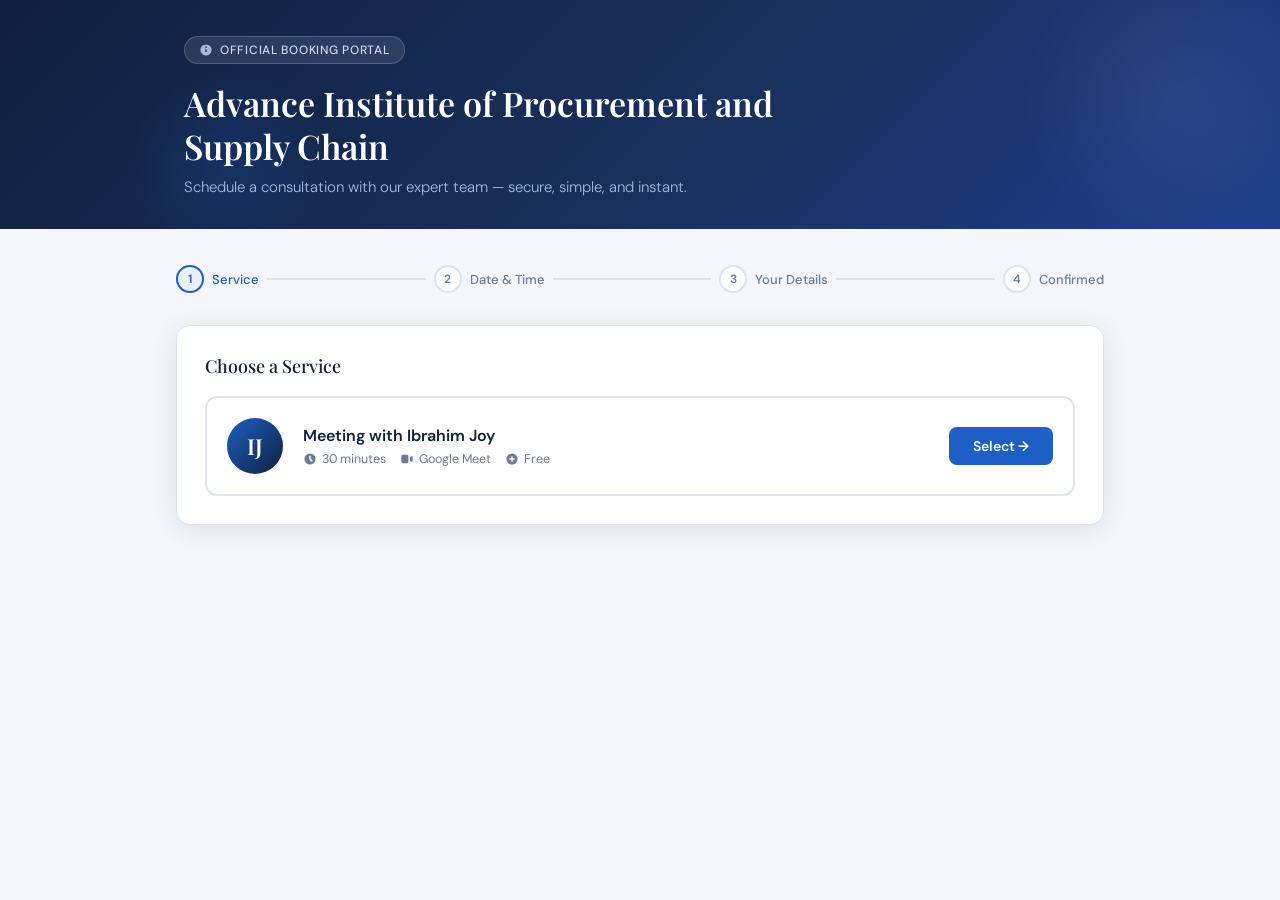
<file: index.html>
<!DOCTYPE html>
<html lang="en">
<head>
  <meta charset="UTF-8" />
  <meta name="viewport" content="width=device-width, initial-scale=1.0" />
  <title>Book a Meeting – Advance Institute of Procurement and Supply Chain</title>
  <link href="https://fonts.googleapis.com/css2?family=Playfair+Display:wght@500;600&family=DM+Sans:wght@300;400;500;600&display=swap" rel="stylesheet" />
  <link rel="stylesheet" href="style.css" />
</head>
<body>

  <!-- ═══════════════ HEADER ═══════════════ -->
  <header>
    <div class="header-inner">
      <div class="header-badge">
        <svg viewBox="0 0 20 20" fill="currentColor"><path d="M10 2a8 8 0 100 16A8 8 0 0010 2zm1 11H9v-4h2v4zm0-6H9V5h2v2z"/></svg>
        Official Booking Portal
      </div>
      <h1>Advance Institute of Procurement and Supply Chain</h1>
      <p class="header-sub">Schedule a consultation with our expert team — secure, simple, and instant.</p>
    </div>
  </header>

  <!-- ═══════════════ MAIN ═══════════════ -->
  <main>

    <!-- STEP INDICATOR -->
    <div class="steps">
      <div class="step active" id="step1-indicator">
        <div class="step-num">1</div><span>Service</span>
      </div>
      <div class="step-line" id="line1"></div>
      <div class="step" id="step2-indicator">
        <div class="step-num">2</div><span>Date &amp; Time</span>
      </div>
      <div class="step-line" id="line2"></div>
      <div class="step" id="step3-indicator">
        <div class="step-num">3</div><span>Your Details</span>
      </div>
      <div class="step-line" id="line3"></div>
      <div class="step" id="step4-indicator">
        <div class="step-num">4</div><span>Confirmed</span>
      </div>
    </div>

    <!-- ── STEP 1: SERVICE ── -->
    <div class="section active" id="section-service">
      <div class="card">
        <div class="card-title">Choose a Service</div>
        <div class="service-item">
          <div class="service-avatar">IJ</div>
          <div class="service-info">
            <div class="service-name">Meeting with Ibrahim Joy</div>
            <div class="service-meta">
              <span class="service-tag">
                <svg viewBox="0 0 20 20" fill="currentColor"><path fill-rule="evenodd" d="M10 18a8 8 0 100-16 8 8 0 000 16zm1-12a1 1 0 10-2 0v4a1 1 0 00.293.707l2.828 2.829a1 1 0 101.415-1.415L11 9.586V6z" clip-rule="evenodd"/></svg>
                30 minutes
              </span>
              <span class="service-tag">
                <svg viewBox="0 0 20 20" fill="currentColor"><path d="M2 6a2 2 0 012-2h6a2 2 0 012 2v8a2 2 0 01-2 2H4a2 2 0 01-2-2V6zM14.553 7.106A1 1 0 0014 8v4a1 1 0 00.553.894l2 1A1 1 0 0018 13V7a1 1 0 00-1.447-.894l-2 1z"/></svg>
                Google Meet
              </span>
              <span class="service-tag">
                <svg viewBox="0 0 20 20" fill="currentColor"><path fill-rule="evenodd" d="M10 18a8 8 0 100-16 8 8 0 000 16zm1-11a1 1 0 10-2 0v2H7a1 1 0 100 2h2v2a1 1 0 102 0v-2h2a1 1 0 100-2h-2V7z" clip-rule="evenodd"/></svg>
                Free
              </span>
            </div>
          </div>
          <button class="btn-select" onclick="goToStep(2)">Select →</button>
        </div>
      </div>
    </div>

    <!-- ── STEP 2: DATE & TIME ── -->
    <div class="section" id="section-datetime">
      <span class="back-link" onclick="goToStep(1)">
        <svg width="14" height="14" viewBox="0 0 20 20" fill="currentColor"><path fill-rule="evenodd" d="M12.707 5.293a1 1 0 010 1.414L9.414 10l3.293 3.293a1 1 0 01-1.414 1.414l-4-4a1 1 0 010-1.414l4-4a1 1 0 011.414 0z" clip-rule="evenodd"/></svg>
        Back to services
      </span>
      <div class="booking-row">
        <!-- Calendar -->
        <div class="card" style="margin-bottom:0">
          <div class="card-title">Select a Date</div>
          <div class="cal-header">
            <div class="cal-month" id="cal-month-label">April 2025</div>
            <div class="cal-nav">
              <button onclick="changeMonth(-1)" title="Previous">
                <svg width="16" height="16" viewBox="0 0 20 20" fill="currentColor"><path fill-rule="evenodd" d="M12.707 5.293a1 1 0 010 1.414L9.414 10l3.293 3.293a1 1 0 01-1.414 1.414l-4-4a1 1 0 010-1.414l4-4a1 1 0 011.414 0z" clip-rule="evenodd"/></svg>
              </button>
              <button onclick="changeMonth(1)" title="Next">
                <svg width="16" height="16" viewBox="0 0 20 20" fill="currentColor"><path fill-rule="evenodd" d="M7.293 14.707a1 1 0 010-1.414L10.586 10 7.293 6.707a1 1 0 011.414-1.414l4 4a1 1 0 010 1.414l-4 4a1 1 0 01-1.414 0z" clip-rule="evenodd"/></svg>
              </button>
            </div>
          </div>
          <div class="cal-grid" id="cal-grid">
            <div class="cal-dow">Sun</div>
            <div class="cal-dow">Mon</div>
            <div class="cal-dow">Tue</div>
            <div class="cal-dow">Wed</div>
            <div class="cal-dow">Thu</div>
            <div class="cal-dow" style="color:#c93535">Fri</div>
            <div class="cal-dow" style="color:#c93535">Sat</div>
          </div>
        </div>
        <!-- Time Slots -->
        <div class="card" style="margin-bottom:0">
          <div class="card-title">Available Time Slots</div>
          <div class="slots-wrap" id="slots-wrap">
            <div class="slots-empty">← Select a date to see available slots</div>
          </div>
        </div>
      </div>
    </div>

    <!-- ── STEP 3: FORM ── -->
    <div class="section" id="section-form">
      <span class="back-link" onclick="goToStep(2)">
        <svg width="14" height="14" viewBox="0 0 20 20" fill="currentColor"><path fill-rule="evenodd" d="M12.707 5.293a1 1 0 010 1.414L9.414 10l3.293 3.293a1 1 0 01-1.414 1.414l-4-4a1 1 0 010-1.414l4-4a1 1 0 011.414 0z" clip-rule="evenodd"/></svg>
        Back to calendar
      </span>
      <div class="card">
        <div class="card-title">Your Details</div>
        <div class="booking-summary" id="booking-summary"></div>
        <div class="form-grid">
          <div class="form-group">
            <label>Full Name <span>*</span></label>
            <input type="text" id="f-name" placeholder="e.g. Ahmed Al-Hassan" autocomplete="name" />
          </div>
          <div class="form-group">
            <label>Phone Number <span>*</span></label>
            <input type="tel" id="f-phone" placeholder="+880 17..." autocomplete="tel" />
          </div>
          <div class="form-group full">
            <label>Email Address <span>*</span></label>
            <input type="email" id="f-email" placeholder="you@email.com" autocomplete="email" />
          </div>
          <div class="form-group full">
            <label>Additional Notes / Questions</label>
            <textarea id="f-notes" placeholder="Any topics you'd like to discuss, questions, or special requirements…"></textarea>
          </div>
        </div>
        <button class="btn-submit" id="submit-btn" onclick="submitBooking()">
          <svg width="18" height="18" viewBox="0 0 20 20" fill="currentColor"><path fill-rule="evenodd" d="M16.707 5.293a1 1 0 010 1.414l-8 8a1 1 0 01-1.414 0l-4-4a1 1 0 011.414-1.414L8 12.586l7.293-7.293a1 1 0 011.414 0z" clip-rule="evenodd"/></svg>
          Confirm Booking
        </button>
      </div>
    </div>

    <!-- ── STEP 4: CONFIRMATION ── -->
    <div class="section" id="section-confirm">
      <div class="card" id="confirm-section">
        <div class="confirm-icon">
          <svg viewBox="0 0 24 24" fill="none" stroke="currentColor" stroke-width="2.5"><polyline points="20 6 9 17 4 12"/></svg>
        </div>
        <div class="confirm-title">Booking Confirmed!</div>
        <div class="confirm-sub">Your meeting has been scheduled. A confirmation email will be sent shortly.</div>
        <div class="confirm-details" id="confirm-details"></div>
        <button class="btn-new" onclick="resetAll()">Book Another Meeting</button>
      </div>
    </div>

  </main>

  <div id="toast"></div>

  <script src="script.js"></script>
</body>
</html>
</file>
<file: style.css>
/* ═══════════════════════════════════════════════════════
   AIPSC Booking System — style.css
   For: index.html (Public Booking Page)
═══════════════════════════════════════════════════════ */

/* ── CSS VARIABLES ── */
:root {
  --navy:            #0f2040;
  --navy-mid:        #1a3260;
  --blue:            #1d5fc4;
  --blue-light:      #3b7de8;
  --accent:          #e8a020;
  --bg:              #f4f6fb;
  --card:            #ffffff;
  --border:          #dce3f0;
  --text:            #1a2340;
  --text-muted:      #6b7a99;
  --success:         #1a9e6e;
  --danger:          #c93535;
  --slot-avail:      #e8f4ff;
  --slot-avail-border: #1d5fc4;
  --slot-booked:     #f5f5f5;
  --radius:          14px;
  --shadow:          0 4px 24px rgba(15,32,64,0.10);
  --shadow-lg:       0 8px 40px rgba(15,32,64,0.16);
}

/* ── RESET ── */
*, *::before, *::after {
  box-sizing: border-box;
  margin: 0;
  padding: 0;
}

body {
  font-family: 'DM Sans', sans-serif;
  background: var(--bg);
  color: var(--text);
  min-height: 100vh;
}

/* ════════════════════════════════
   HEADER
════════════════════════════════ */
header {
  background: linear-gradient(135deg, var(--navy) 0%, var(--navy-mid) 60%, #1d3d8c 100%);
  color: #fff;
  padding: 0;
  position: relative;
  overflow: hidden;
}
header::before {
  content: '';
  position: absolute;
  top: -60px; right: -60px;
  width: 320px; height: 320px;
  background: radial-gradient(circle, rgba(255,255,255,0.06) 0%, transparent 70%);
  border-radius: 50%;
}
header::after {
  content: '';
  position: absolute;
  bottom: -40px; left: 10%;
  width: 200px; height: 200px;
  background: radial-gradient(circle, rgba(29,95,196,0.18) 0%, transparent 70%);
  border-radius: 50%;
}

.header-inner {
  max-width: 960px;
  margin: 0 auto;
  padding: 36px 24px 32px;
  position: relative;
  z-index: 1;
}

.header-badge {
  display: inline-flex;
  align-items: center;
  gap: 7px;
  background: rgba(255,255,255,0.1);
  border: 1px solid rgba(255,255,255,0.18);
  border-radius: 99px;
  padding: 5px 14px;
  font-size: 12px;
  font-weight: 500;
  letter-spacing: 0.06em;
  text-transform: uppercase;
  color: #c9d8f5;
  margin-bottom: 18px;
}
.header-badge svg { width: 14px; height: 14px; opacity: 0.8; }

h1 {
  font-family: 'Playfair Display', serif;
  font-size: clamp(22px, 4vw, 34px);
  font-weight: 600;
  line-height: 1.25;
  color: #fff;
  max-width: 600px;
}

.header-sub {
  margin-top: 10px;
  color: #a4bcdf;
  font-size: 15px;
  font-weight: 300;
}

/* ════════════════════════════════
   MAIN LAYOUT
════════════════════════════════ */
main {
  max-width: 960px;
  margin: 0 auto;
  padding: 36px 16px 60px;
}

/* ════════════════════════════════
   STEP INDICATOR
════════════════════════════════ */
.steps {
  display: flex;
  align-items: center;
  margin-bottom: 32px;
}
.step {
  display: flex;
  align-items: center;
  gap: 8px;
  font-size: 13px;
  font-weight: 500;
  color: var(--text-muted);
  transition: color 0.3s;
}
.step.active { color: var(--blue); }
.step.done   { color: var(--success); }

.step-num {
  width: 28px; height: 28px;
  border-radius: 50%;
  border: 2px solid var(--border);
  display: flex; align-items: center; justify-content: center;
  font-size: 12px; font-weight: 600;
  background: #fff;
  transition: all 0.3s;
}
.step.active .step-num {
  border-color: var(--blue);
  color: var(--blue);
  background: #e8f0fc;
}
.step.done .step-num {
  border-color: var(--success);
  background: var(--success);
  color: #fff;
}

.step-line {
  flex: 1;
  height: 2px;
  background: var(--border);
  margin: 0 8px;
  min-width: 20px;
}
.step-line.done { background: var(--success); }

/* ════════════════════════════════
   CARDS
════════════════════════════════ */
.card {
  background: var(--card);
  border-radius: var(--radius);
  box-shadow: var(--shadow);
  border: 1px solid var(--border);
  padding: 28px;
  margin-bottom: 24px;
}
.card-title {
  font-family: 'Playfair Display', serif;
  font-size: 18px;
  font-weight: 500;
  color: var(--navy);
  margin-bottom: 18px;
}

/* ════════════════════════════════
   SERVICE CARD
════════════════════════════════ */
.service-item {
  display: flex;
  align-items: center;
  gap: 20px;
  padding: 20px;
  border: 2px solid var(--border);
  border-radius: 12px;
  transition: border-color 0.2s, box-shadow 0.2s;
}
.service-item:hover {
  border-color: var(--blue-light);
  box-shadow: 0 2px 12px rgba(29,95,196,0.1);
}

.service-avatar {
  width: 56px; height: 56px;
  border-radius: 50%;
  background: linear-gradient(135deg, var(--blue) 0%, var(--navy) 100%);
  display: flex; align-items: center; justify-content: center;
  color: #fff;
  font-family: 'Playfair Display', serif;
  font-size: 22px; font-weight: 600;
  flex-shrink: 0;
}
.service-info { flex: 1; }
.service-name { font-size: 16px; font-weight: 600; color: var(--navy); }
.service-meta { display: flex; gap: 14px; margin-top: 5px; flex-wrap: wrap; }
.service-tag {
  display: inline-flex; align-items: center; gap: 5px;
  font-size: 12.5px; color: var(--text-muted);
}
.service-tag svg { width: 14px; height: 14px; }

.btn-select {
  padding: 10px 24px;
  background: var(--blue);
  color: #fff;
  border: none; border-radius: 8px;
  font-family: 'DM Sans', sans-serif;
  font-size: 14px; font-weight: 600;
  cursor: pointer;
  transition: background 0.2s, transform 0.1s;
  white-space: nowrap;
}
.btn-select:hover  { background: var(--blue-light); }
.btn-select:active { transform: scale(0.97); }

/* ════════════════════════════════
   BOOKING ROW (Calendar + Slots)
════════════════════════════════ */
.booking-row {
  display: grid;
  grid-template-columns: 1fr 1fr;
  gap: 20px;
}

/* ════════════════════════════════
   CALENDAR
════════════════════════════════ */
.cal-header {
  display: flex; align-items: center; justify-content: space-between;
  margin-bottom: 18px;
}
.cal-month {
  font-family: 'Playfair Display', serif;
  font-size: 17px; font-weight: 500; color: var(--navy);
}
.cal-nav { display: flex; gap: 6px; }
.cal-nav button {
  width: 32px; height: 32px;
  border-radius: 8px;
  border: 1px solid var(--border);
  background: #fff;
  cursor: pointer;
  display: flex; align-items: center; justify-content: center;
  transition: background 0.2s;
}
.cal-nav button:hover { background: var(--bg); }

.cal-grid {
  display: grid;
  grid-template-columns: repeat(7, 1fr);
  gap: 3px;
}
.cal-dow {
  text-align: center;
  font-size: 11px; font-weight: 600;
  color: var(--text-muted);
  text-transform: uppercase;
  letter-spacing: 0.04em;
  padding: 4px 0 8px;
}
.cal-day {
  aspect-ratio: 1;
  display: flex; align-items: center; justify-content: center;
  border-radius: 8px;
  font-size: 13.5px;
  cursor: pointer;
  transition: all 0.15s;
  border: 2px solid transparent;
  position: relative;
}
.cal-day:hover:not(.disabled):not(.past):not(.empty) {
  background: var(--slot-avail);
  border-color: var(--blue-light);
}
.cal-day.selected  { background: var(--blue); color: #fff; border-color: var(--blue); font-weight: 600; }
.cal-day.disabled  { color: #ccd3e0; cursor: not-allowed; }
.cal-day.past      { color: #ccd3e0; cursor: not-allowed; }
.cal-day.today:not(.selected) { font-weight: 700; color: var(--blue); }
.cal-day.empty     { cursor: default; }

/* availability dot */
.cal-day.has-slots::after {
  content: '';
  position: absolute; bottom: 3px;
  width: 4px; height: 4px;
  border-radius: 50%;
  background: var(--accent);
}
.cal-day.selected::after { background: rgba(255,255,255,0.6); }

/* ════════════════════════════════
   TIME SLOTS
════════════════════════════════ */
.slots-wrap { min-height: 200px; }
.slots-date-label {
  font-size: 13px; font-weight: 600;
  color: var(--text-muted);
  margin-bottom: 14px;
  text-transform: uppercase;
  letter-spacing: 0.05em;
}
.slots-tz-note {
  font-size: 12px; color: var(--text-muted);
  background: #f4f6fb;
  border-radius: 6px;
  padding: 7px 10px;
  margin-bottom: 12px;
}
.slots-grid {
  display: grid;
  grid-template-columns: 1fr 1fr;
  gap: 8px;
}
.slot-btn {
  padding: 11px 6px;
  border: 2px solid var(--slot-avail-border);
  border-radius: 9px;
  background: var(--slot-avail);
  color: var(--blue);
  font-family: 'DM Sans', sans-serif;
  font-size: 13px; font-weight: 600;
  cursor: pointer; text-align: center;
  transition: all 0.15s;
  line-height: 1.35;
}
.slot-btn:hover         { background: var(--blue); color: #fff; border-color: var(--blue); }
.slot-btn.booked        { border-color: var(--border); background: var(--slot-booked); color: #bbb; cursor: not-allowed; font-weight: 400; text-decoration: line-through; }
.slot-btn.selected-slot { background: var(--blue); color: #fff; border-color: var(--blue); }
.slots-empty            { color: var(--text-muted); font-size: 14px; padding: 28px 0; text-align: center; }

/* ════════════════════════════════
   BOOKING FORM
════════════════════════════════ */
.form-grid {
  display: grid;
  grid-template-columns: 1fr 1fr;
  gap: 16px;
}
.form-group { display: flex; flex-direction: column; gap: 6px; }
.form-group.full { grid-column: 1 / -1; }

label { font-size: 13px; font-weight: 600; color: var(--navy); }
label span { color: var(--danger); margin-left: 2px; }

input, textarea {
  padding: 11px 14px;
  border: 1.5px solid var(--border);
  border-radius: 9px;
  font-family: 'DM Sans', sans-serif;
  font-size: 14px; color: var(--text);
  background: #fcfdff;
  outline: none;
  transition: border-color 0.2s, box-shadow 0.2s;
}
input:focus, textarea:focus {
  border-color: var(--blue);
  box-shadow: 0 0 0 3px rgba(29,95,196,0.1);
}
textarea { resize: vertical; min-height: 80px; }

.booking-summary {
  background: var(--bg);
  border-radius: 10px; border: 1px solid var(--border);
  padding: 14px 16px; margin-bottom: 20px;
  display: flex; flex-wrap: wrap; gap: 10px 28px;
}
.summary-item { font-size: 13px; }
.summary-label { color: var(--text-muted); font-weight: 500; }
.summary-val   { font-weight: 600; color: var(--navy); }

.btn-submit {
  width: 100%;
  padding: 14px;
  background: linear-gradient(135deg, var(--blue) 0%, var(--navy-mid) 100%);
  color: #fff; border: none; border-radius: 10px;
  font-family: 'DM Sans', sans-serif;
  font-size: 15px; font-weight: 600;
  cursor: pointer;
  transition: opacity 0.2s, transform 0.1s;
  margin-top: 4px;
  display: flex; align-items: center; justify-content: center; gap: 8px;
}
.btn-submit:hover   { opacity: 0.92; }
.btn-submit:active  { transform: scale(0.99); }
.btn-submit:disabled{ opacity: 0.55; cursor: not-allowed; }

/* ════════════════════════════════
   CONFIRMATION
════════════════════════════════ */
#confirm-section { text-align: center; padding: 52px 24px; }

.confirm-icon {
  width: 72px; height: 72px;
  border-radius: 50%;
  background: linear-gradient(135deg, #1a9e6e 0%, #0d7a52 100%);
  display: flex; align-items: center; justify-content: center;
  margin: 0 auto 24px;
  box-shadow: 0 8px 24px rgba(26,158,110,0.25);
}
.confirm-icon svg { width: 36px; height: 36px; color: #fff; }

.confirm-title {
  font-family: 'Playfair Display', serif;
  font-size: 26px; color: var(--navy); margin-bottom: 10px;
}
.confirm-sub { color: var(--text-muted); font-size: 15px; margin-bottom: 28px; }

.confirm-details {
  background: var(--bg);
  border: 1px solid var(--border);
  border-radius: var(--radius);
  padding: 22px 24px;
  text-align: left;
  max-width: 460px;
  margin: 0 auto 28px;
  display: flex; flex-direction: column; gap: 14px;
}
.confirm-row { display: flex; gap: 12px; align-items: flex-start; }
.confirm-row svg { width: 18px; height: 18px; color: var(--blue); flex-shrink: 0; margin-top: 1px; }
.confirm-row-val   { font-size: 14px; }
.confirm-row-label { font-size: 12px; color: var(--text-muted); }
.confirm-row-main  { font-weight: 600; color: var(--navy); }

.btn-new {
  padding: 12px 28px;
  border: 2px solid var(--blue); background: #fff; color: var(--blue);
  border-radius: 9px;
  font-family: 'DM Sans', sans-serif;
  font-size: 14px; font-weight: 600;
  cursor: pointer; transition: background 0.2s;
}
.btn-new:hover { background: #e8f0fc; }

/* ════════════════════════════════
   BACK LINK
════════════════════════════════ */
.back-link {
  display: inline-flex; align-items: center; gap: 6px;
  font-size: 13px; color: var(--text-muted);
  cursor: pointer; margin-bottom: 20px;
  transition: color 0.2s;
}
.back-link:hover { color: var(--blue); }

/* ════════════════════════════════
   SECTION VISIBILITY
════════════════════════════════ */
.section        { display: none; }
.section.active { display: block; }

/* ════════════════════════════════
   SPINNER
════════════════════════════════ */
.spinner {
  width: 18px; height: 18px;
  border: 2.5px solid rgba(255,255,255,0.3);
  border-top-color: #fff;
  border-radius: 50%;
  animation: spin 0.7s linear infinite;
}
@keyframes spin { to { transform: rotate(360deg); } }

/* ════════════════════════════════
   TOAST
════════════════════════════════ */
#toast {
  position: fixed;
  bottom: 28px; left: 50%;
  transform: translateX(-50%) translateY(80px);
  background: var(--navy); color: #fff;
  padding: 12px 24px;
  border-radius: 99px;
  font-size: 14px; font-weight: 500;
  box-shadow: var(--shadow-lg);
  transition: transform 0.3s;
  z-index: 1000;
  pointer-events: none;
}
#toast.show { transform: translateX(-50%) translateY(0); }

/* ════════════════════════════════
   RESPONSIVE
════════════════════════════════ */
@media (max-width: 680px) {
  .booking-row { grid-template-columns: 1fr; }
}
@media (max-width: 520px) {
  .form-grid { grid-template-columns: 1fr; }
}
@media (max-width: 500px) {
  .card { padding: 18px 14px; }
  .service-item { flex-wrap: wrap; }
  .btn-select { width: 100%; }
}
</file>
